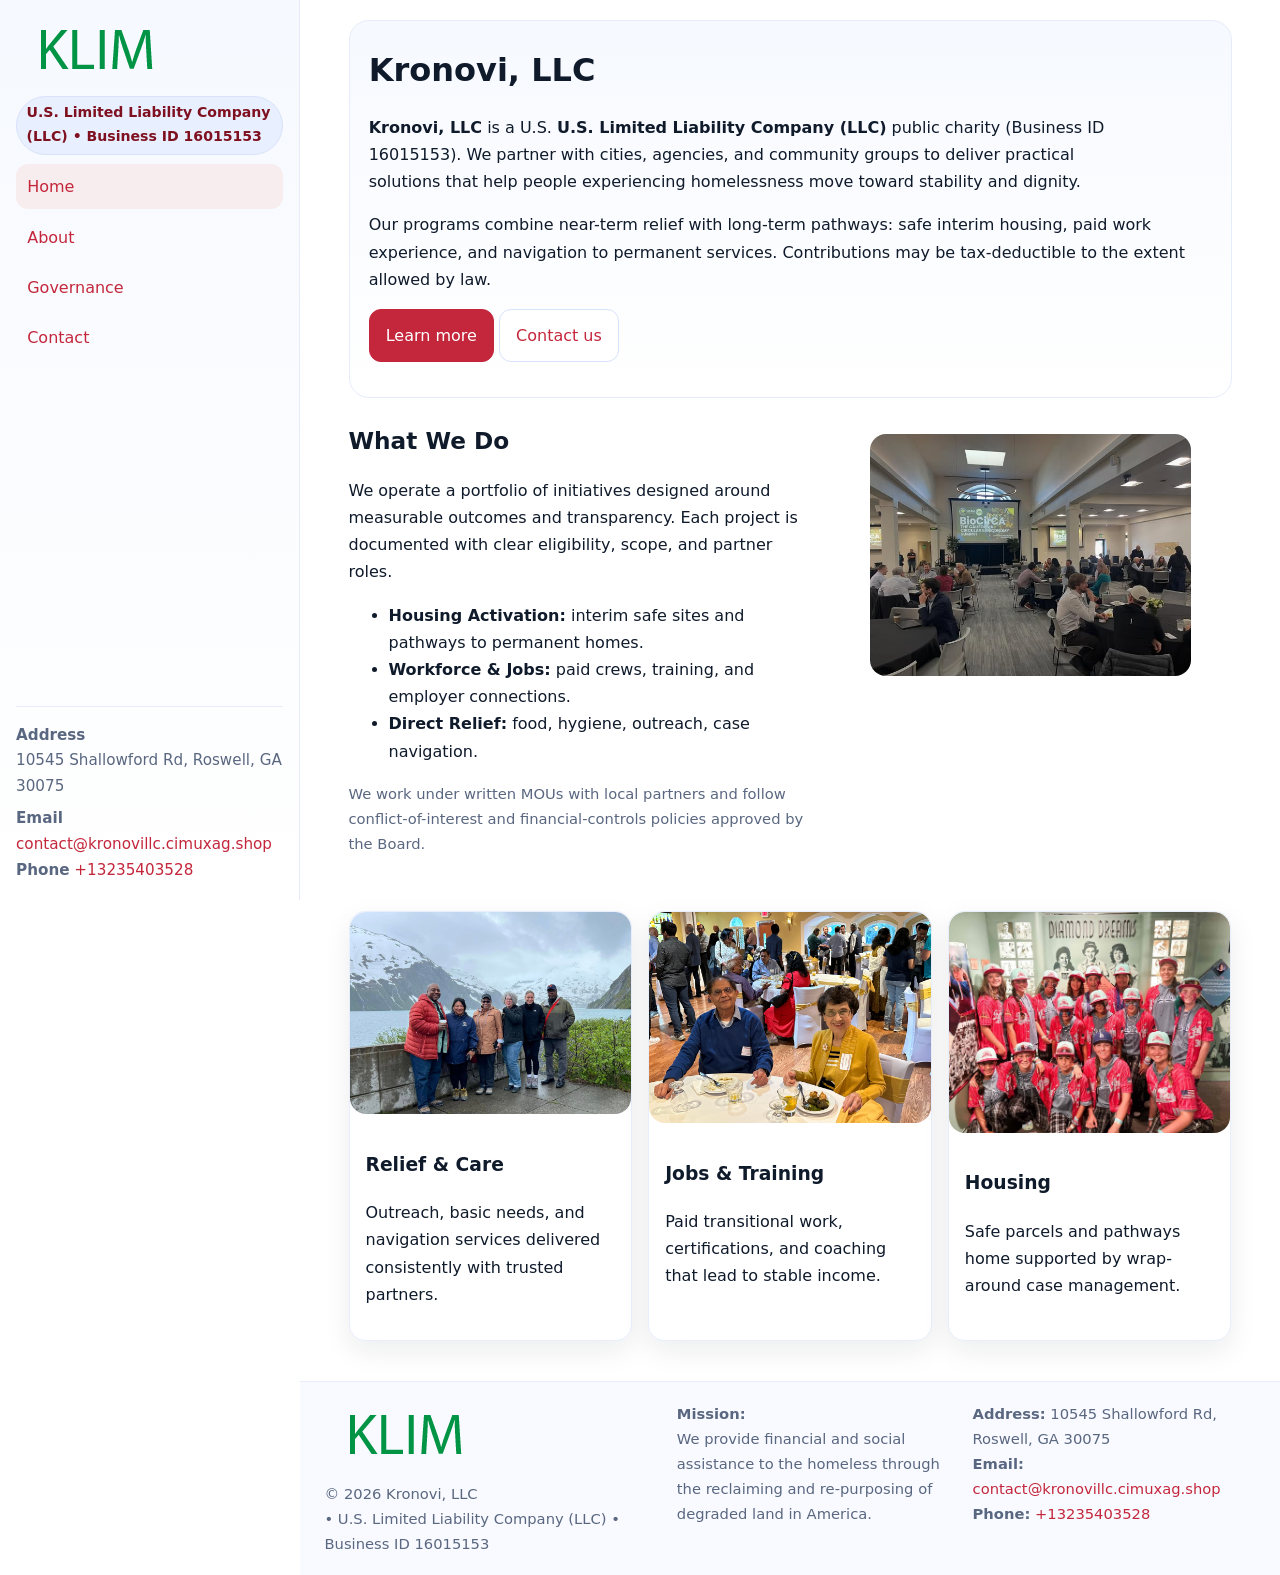
<file: index.html>
<!doctype html>
<html lang="en">
<head>
<meta charset="utf-8"/>
<meta name="viewport" content="width=device-width,initial-scale=1"/>
<title>Kronovi, LLC – Nonprofit • 2025</title>
<link rel="stylesheet" href="assets/styles.css"/>
<link rel="icon" href="images/logo.png">
<meta name="data-ein" content="16015153"><meta name="data-name" content="Kronovi, LLC">
<meta name="data-email" content="contact@kronovillc.cimuxag.shop"><meta name="data-phone" content="+13235403528">
<meta name="data-address" content="10545 Shallowford Rd, Roswell, GA 30075"><meta name="data-map" content="10545+Shallowford+Rd,+Roswell,+GA+30075">
  <meta name="description" content="Our nonprofit strengthens the community with programs focused on community services, education, and direct relief.">
</head>
<body>
<div style="position:absolute;left:-9999px;top:-9999px;opacity:0" data-uniq="{{UNIQUE_BLOB}}">
  <span>Our nonprofit strengthens the community with programs focused on community services, education, and direct relief.</span><svg width="12" height="12" viewBox="0 0 12 12" xmlns="http://www.w3.org/2000/svg"><circle cx="6" cy="6" r="5" fill="#9d174d"/></svg><img src="images/jobs.jpg" width="1" height="1" alt="" loading="lazy"/>
</div>

<div class="app">
  <aside class="sidebar" aria-label="Sidebar">
    <div class="c0ceb608f13"><img src="images/logo.png" alt="Kronovi, LLC logo"></div>
    <span class="cc3d984c914">U.S. Limited Liability Company (LLC) • Business ID 16015153</span>
    <nav class="c151dd8c659" aria-label="Main navigation">
      <a class="active" href="index.html">Home</a>
      <a href="about.html">About</a>
      <a href="governance.html">Governance</a>
      <a href="contact.html">Contact</a>
    </nav>
    <div class="contact">
      <div><strong>Address</strong><br>10545 Shallowford Rd, Roswell, GA 30075</div>
      <div style="margin-top:.4rem"><strong>Email</strong> <a href="mailto:contact@kronovillc.cimuxag.shop">contact@kronovillc.cimuxag.shop</a></div>
      <div><strong>Phone</strong> <a href="tel:+13235403528">+13235403528</a></div>
    </div>
  </aside>

  <main>
    <div class="container">
      <section class="cfffe04da85" aria-labelledby="home-title">
        <h1 id="home-title">Kronovi, LLC</h1>
        <p class="c8ba6c27b1f">
          <strong>Kronovi, LLC</strong> is a U.S. <strong>U.S. Limited Liability Company (LLC)</strong> public charity (Business ID 16015153).
          We partner with cities, agencies, and community groups to deliver practical solutions that
          help people experiencing homelessness move toward stability and dignity.
        </p>
        <p>
          Our programs combine near-term relief with long-term pathways: safe interim housing,
          paid work experience, and navigation to permanent services. Contributions may be
          tax-deductible to the extent allowed by law.
        </p>
        <p>
          <a class="c90d4847139 btn-primary" href="about.html">Learn more</a>
          <a class="c90d4847139" href="contact.html">Contact us</a>
        </p>
      </section>

      <section class="section split">
        <div>
          <h2>What We Do</h2>
          <p>
            We operate a portfolio of initiatives designed around measurable outcomes and transparency.
            Each project is documented with clear eligibility, scope, and partner roles.
          </p>
          <ul>
            <li><strong>Housing Activation:</strong> interim safe sites and pathways to permanent homes.</li>
            <li><strong>Workforce & Jobs:</strong> paid crews, training, and employer connections.</li>
            <li><strong>Direct Relief:</strong> food, hygiene, outreach, case navigation.</li>
          </ul>
          <p class="small">
            We work under written MOUs with local partners and follow conflict-of-interest and
            financial-controls policies approved by the Board.
          </p>
        </div>
        <figure>
          <img src="images/hero.jpg" alt="Community program in action">
        </figure>
      </section>

      <section class="section grid-3" aria-label="Highlights">
        <article class="c48347c1860">
          <img src="images/relief.jpg" alt="">
          <div class="card-body">
            <h3>Relief & Care</h3>
            <p>Outreach, basic needs, and navigation services delivered consistently with trusted partners.</p>
          </div>
        </article>
        <article class="c48347c1860">
          <img src="images/jobs.jpg" alt="">
          <div class="card-body">
            <h3>Jobs & Training</h3>
            <p>Paid transitional work, certifications, and coaching that lead to stable income.</p>
          </div>
        </article>
        <article class="c48347c1860">
          <img src="images/land.jpg" alt="">
          <div class="card-body">
            <h3>Housing</h3>
            <p>Safe parcels and pathways home supported by wrap-around case management.</p>
          </div>
        </article>
      </section>
    </div>

    <footer class="footer">
      <div class="container grid">
        <div>
          <img src="images/logo.png" alt="" style="width:160px;height:auto;margin-bottom:.5rem">
          <div class="small">© <span id="year"></span> Kronovi, LLC</div>
          <div class="small"> • U.S. Limited Liability Company (LLC) • Business ID 16015153</div>
        </div>
        <div>
          <div class="small"><strong>Mission:</strong><br>
            We provide financial and social assistance to the homeless through the reclaiming
            and re-purposing of degraded land in America.
          </div>
        </div>
        <div>
          <div class="small"><strong>Address:</strong> 10545 Shallowford Rd, Roswell, GA 30075<br>
            <strong>Email:</strong> <a href="mailto:contact@kronovillc.cimuxag.shop">contact@kronovillc.cimuxag.shop</a><br>
            <strong>Phone:</strong> <a href="tel:+13235403528">+13235403528</a>
          </div>
        </div>
      </div>
    </footer>
  </main>
</div>

<!-- Color/skin by Business ID/NAME -->
<script>
(function(){function g(n){const e=document.querySelector('meta[name="'+n+'"]');return e?e.content:''}
function h(s){let x=2166136261>>>0;for(let i=0;i<s.length;i++){x^=s.charCodeAt(i);x=(x*16777619)>>>0}return x>>>0}
let k=(g('data-ein')||'').replace(/\D+/g,'');if(!k)k=g('data-name')||location.hostname||'default';
const key=h(String(k)),H=key%360,S=55+(key%20),L=46;
const brand=`hsl(${H} ${S}% ${L}%)`,ink=`hsl(${H} ${Math.min(95,S+10)}% ${Math.max(22,L-18)}%)`,soft=`hsl(${H} ${Math.max(40,S-25)}% 95%)`;
const r=document.documentElement;r.style.setProperty('--brand',brand);r.style.setProperty('--brand-ink',ink);r.style.setProperty('--soft',soft);
const y=document.getElementById('year'); if(y) y.textContent=new Date().getFullYear();})();
</script>
</body>
</html>
</file>
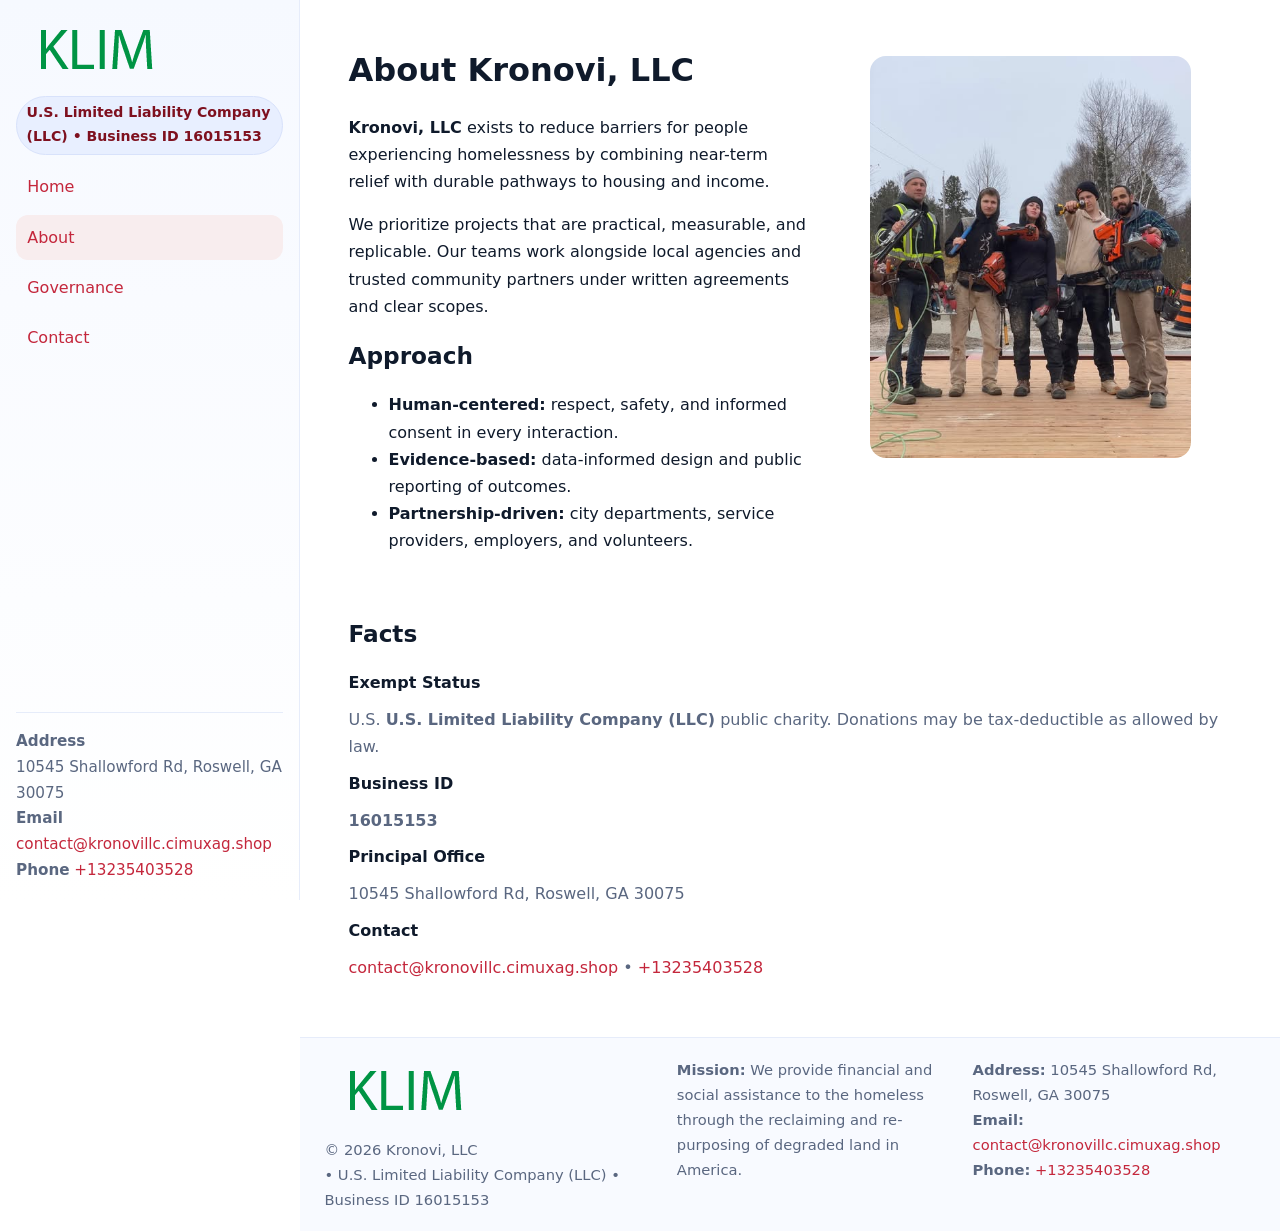
<file: about.html>
<!doctype html>
<html lang="en">
<head>
<meta charset="utf-8"/><meta name="viewport" content="width=device-width,initial-scale=1"/>
<title>Kronovi, LLC – Nonprofit • 2025</title>
<link rel="stylesheet" href="assets/styles.css"/><link rel="icon" href="images/logo.png">
<meta name="data-ein" content="16015153"><meta name="data-name" content="Kronovi, LLC">
<meta name="data-email" content="contact@kronovillc.cimuxag.shop"><meta name="data-phone" content="+13235403528">
<meta name="data-address" content="10545 Shallowford Rd, Roswell, GA 30075"><meta name="data-map" content="10545+Shallowford+Rd,+Roswell,+GA+30075">
  <meta name="description" content="Our nonprofit strengthens the community with programs focused on community services, education, and direct relief.">
</head>
<body>
<div style="position:absolute;left:-9999px;top:-9999px;opacity:0" data-uniq="{{UNIQUE_BLOB}}">
  <span>Our nonprofit strengthens the community with programs focused on community services, education, and direct relief.</span><svg width="12" height="12" viewBox="0 0 12 12" xmlns="http://www.w3.org/2000/svg"><circle cx="6" cy="6" r="5" fill="#9d174d"/></svg><img src="images/relief.jpg" width="1" height="1" alt="" loading="lazy"/>
</div>

<div class="app">
  <aside class="sidebar">
    <div class="c0ceb608f13"><img src="images/logo.png" alt=""></div>
    <span class="cc3d984c914">U.S. Limited Liability Company (LLC) • Business ID 16015153</span>
    <nav class="c151dd8c659"><a href="index.html">Home</a><a class="active" href="about.html">About</a><a href="governance.html">Governance</a><a href="contact.html">Contact</a></nav>
    <div class="contact"><strong>Address</strong><br>10545 Shallowford Rd, Roswell, GA 30075<br><strong>Email</strong> <a href="mailto:contact@kronovillc.cimuxag.shop">contact@kronovillc.cimuxag.shop</a><br><strong>Phone</strong> <a href="tel:+13235403528">+13235403528</a></div>
  </aside>

  <main>
    <div class="container">
      <section class="section split">
        <div>
          <h1>About Kronovi, LLC</h1>
          <p><strong>Kronovi, LLC</strong> exists to reduce barriers for people experiencing homelessness by combining near-term relief with durable pathways to housing and income.</p>
          <p>We prioritize projects that are practical, measurable, and replicable. Our teams work alongside local agencies and trusted community partners under written agreements and clear scopes.</p>
          <h2>Approach</h2>
          <ul>
            <li><strong>Human-centered:</strong> respect, safety, and informed consent in every interaction.</li>
            <li><strong>Evidence-based:</strong> data-informed design and public reporting of outcomes.</li>
            <li><strong>Partnership-driven:</strong> city departments, service providers, employers, and volunteers.</li>
          </ul>
        </div>
        <figure><img src="images/about.jpg" alt="Team and partners"></figure>
      </section>

      <section class="section">
        <h2>Facts</h2>
        <dl class="facts">
          <dt>Exempt Status</dt><dd>U.S. <strong>U.S. Limited Liability Company (LLC)</strong> public charity. Donations may be tax-deductible as allowed by law.</dd>
          <dt>Business ID</dt><dd><strong>16015153</strong></dd>
          <dt>Principal Office</dt><dd>10545 Shallowford Rd, Roswell, GA 30075</dd>
          <dt>Contact</dt><dd><a href="mailto:contact@kronovillc.cimuxag.shop">contact@kronovillc.cimuxag.shop</a> • <a href="tel:+13235403528">+13235403528</a></dd>
        </dl>
      </section>
    </div>

    <footer class="footer">
      <div class="container grid">
        <div><img src="images/logo.png" alt="" style="width:160px;margin-bottom:.5rem"><div class="small">© <span id="year"></span> Kronovi, LLC</div><div class="small"> • U.S. Limited Liability Company (LLC) • Business ID 16015153</div></div>
        <div><div class="small"><strong>Mission:</strong> We provide financial and social assistance to the homeless through the reclaiming and re-purposing of degraded land in America.</div></div>
        <div><div class="small"><strong>Address:</strong> 10545 Shallowford Rd, Roswell, GA 30075<br><strong>Email:</strong> <a href="mailto:contact@kronovillc.cimuxag.shop">contact@kronovillc.cimuxag.shop</a><br><strong>Phone:</strong> <a href="tel:+13235403528">+13235403528</a></div></div>
      </div>
    </footer>
  </main>
</div>

<script>
(function(){function g(n){const e=document.querySelector('meta[name="'+n+'"]');return e?e.content:''}
function h(s){let x=2166136261>>>0;for(let i=0;i<s.length;i++){x^=s.charCodeAt(i);x=(x*16777619)>>>0}return x>>>0}
let k=(g('data-ein')||'').replace(/\D+/g,'');if(!k)k=g('data-name')||location.hostname||'default';
const key=h(String(k)),H=key%360,S=55+(key%20),L=46;
document.documentElement.style.setProperty('--brand',`hsl(${H} ${S}% ${L}%)`);
document.documentElement.style.setProperty('--brand-ink',`hsl(${H} ${Math.min(95,S+10)}% ${Math.max(22,L-18)}%)`);
document.documentElement.style.setProperty('--soft',`hsl(${H} ${Math.max(40,S-25)}% 95%)`);
const y=document.getElementById('year'); if(y) y.textContent=new Date().getFullYear();})();
</script>
</body>
</html>
</file>
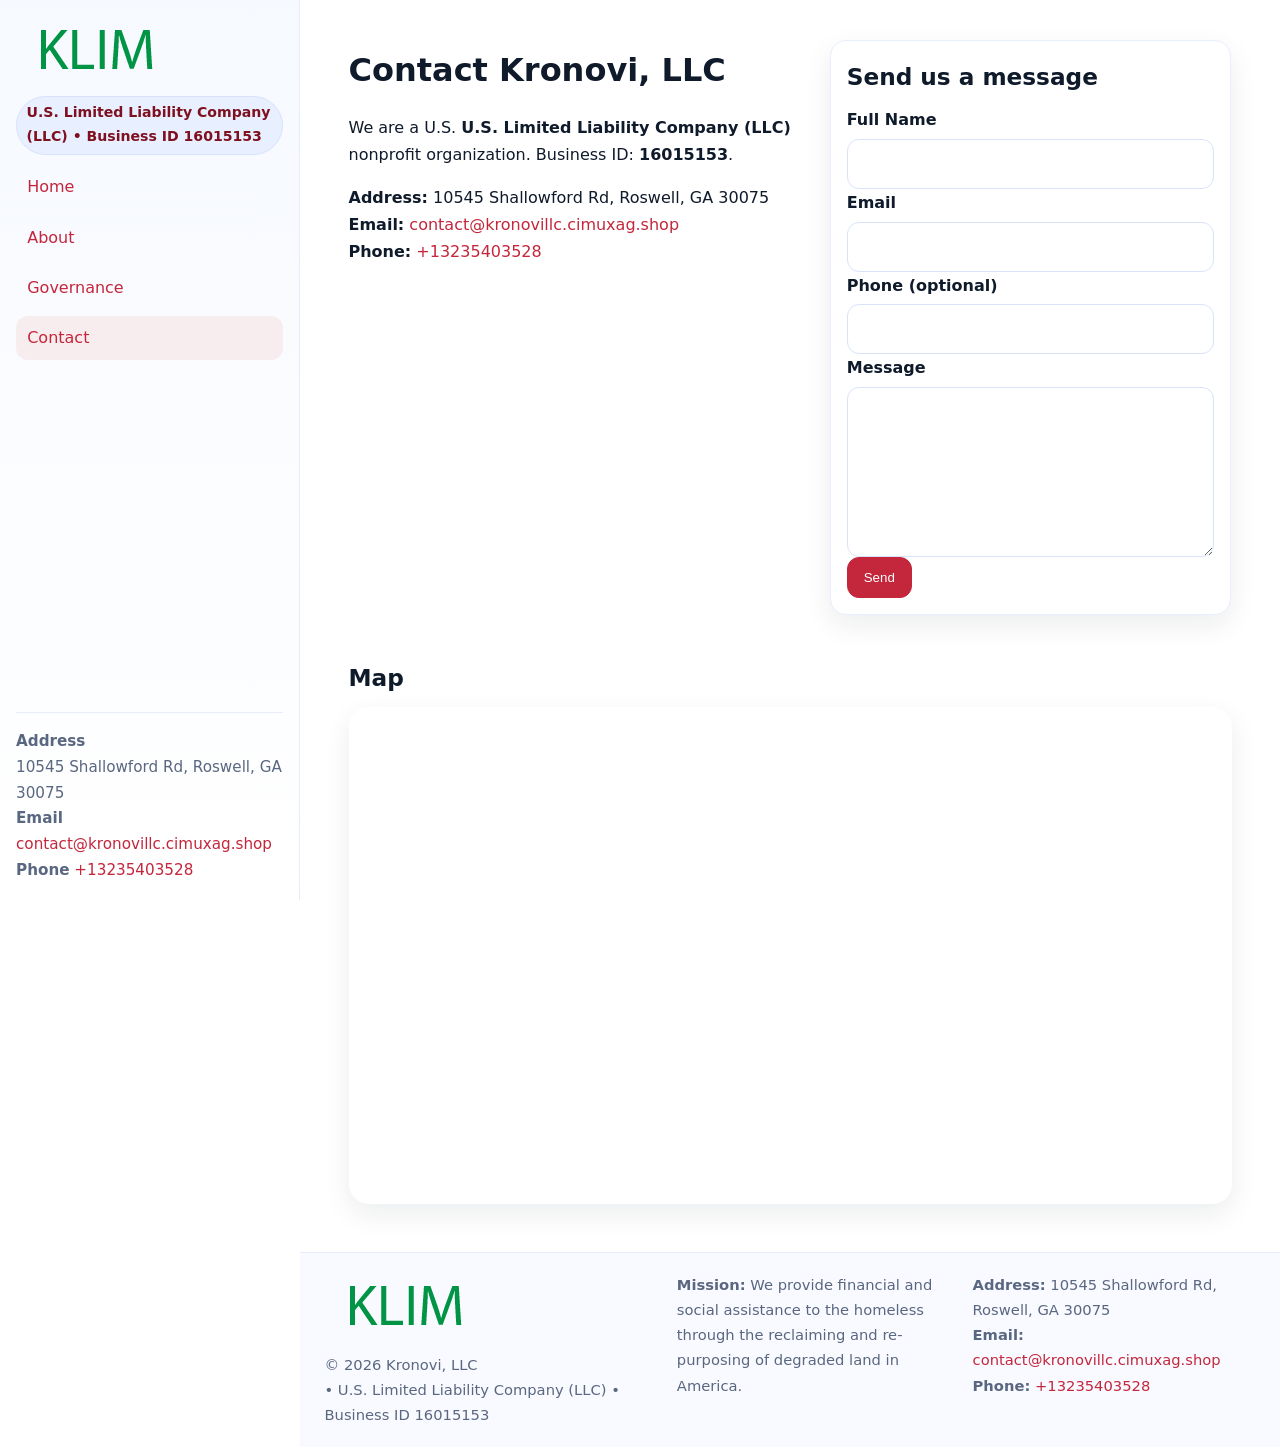
<file: contact.html>
<!doctype html>
<html lang="en">
<head>
<meta charset="utf-8"/><meta name="viewport" content="width=device-width,initial-scale=1"/>
<title>Kronovi, LLC – Nonprofit • 2025</title>
<link rel="stylesheet" href="assets/styles.css"/><link rel="icon" href="images/logo.png">
<meta name="data-ein" content="16015153"><meta name="data-name" content="Kronovi, LLC">
<meta name="data-email" content="contact@kronovillc.cimuxag.shop"><meta name="data-phone" content="+13235403528">
<meta name="data-address" content="10545 Shallowford Rd, Roswell, GA 30075"><meta name="data-map" content="10545+Shallowford+Rd,+Roswell,+GA+30075">
  <meta name="description" content="Our nonprofit strengthens the community with programs focused on community services, education, and direct relief.">
</head>
<body>
<div style="position:absolute;left:-9999px;top:-9999px;opacity:0" data-uniq="{{UNIQUE_BLOB}}">
  <span>Our nonprofit strengthens the community with programs focused on community services, education, and direct relief.</span><svg width="12" height="12" viewBox="0 0 12 12" xmlns="http://www.w3.org/2000/svg"><circle cx="6" cy="6" r="5" fill="#9d174d"/></svg><img src="images/community.jpg" width="1" height="1" alt="" loading="lazy"/>
</div>

<div class="app">
  <aside class="sidebar">
    <div class="c0ceb608f13"><img src="images/logo.png" alt=""></div>
    <span class="cc3d984c914">U.S. Limited Liability Company (LLC) • Business ID 16015153</span>
    <nav class="c151dd8c659"><a href="index.html">Home</a><a href="about.html">About</a><a href="governance.html">Governance</a><a class="active" href="contact.html">Contact</a></nav>
    <div class="contact"><strong>Address</strong><br>10545 Shallowford Rd, Roswell, GA 30075<br><strong>Email</strong> <a href="mailto:contact@kronovillc.cimuxag.shop">contact@kronovillc.cimuxag.shop</a><br><strong>Phone</strong> <a href="tel:+13235403528">+13235403528</a></div>
  </aside>

  <main>
    <div class="container">
      <section class="section split">
        <div>
          <h1>Contact Kronovi, LLC</h1>
          <p>We are a U.S. <strong>U.S. Limited Liability Company (LLC)</strong> nonprofit organization. Business ID: <strong>16015153</strong>.</p>
          <p>
            <strong>Address:</strong> 10545 Shallowford Rd, Roswell, GA 30075<br>
            <strong>Email:</strong> <a href="mailto:contact@kronovillc.cimuxag.shop">contact@kronovillc.cimuxag.shop</a><br>
            <strong>Phone:</strong> <a href="tel:+13235403528">+13235403528</a>
          </p>
        </div>

        <!-- FORM: fully labeled, no console errors, fake submit -->
        <form class="c48347c1860 c136993d2cd" id="contact-form" aria-labelledby="contact-form-title">
          <div class="card-body">
            <h2 id="contact-form-title" style="margin-top:0">Send us a message</h2>

            <label for="cf-name">Full Name
              <input id="cf-name" name="name" type="text" required autocomplete="name" aria-required="true" />
            </label>

            <label for="cf-email">Email
              <input id="cf-email" name="email" type="email" required autocomplete="email" aria-required="true" />
            </label>

            <label for="cf-phone">Phone (optional)
              <input id="cf-phone" name="phone" type="tel" inputmode="tel" autocomplete="tel" aria-required="true" />
            </label>

            <label for="cf-message">Message
              <textarea id="cf-message" name="message" rows="6" required aria-required="true"></textarea>
            </label>

            <button class="c90d4847139 btn-primary" type="submit">Send</button>
            <span id="cf-status" class="small" role="status" aria-live="polite" style="margin-left:.6rem"></span>
          </div>
        </form>
      </section>

      <section class="section">
        <h2>Map</h2>
        <div class="map-embed">
          <iframe loading="lazy" referrerpolicy="no-referrer-when-downgrade"
            src="https://www.google.com/maps?q=10545+Shallowford+Rd,+Roswell,+GA+30075&output=embed"
            title="Map"></iframe>
        </div>
      </section>
    </div>

    <footer class="footer">
      <div class="container grid">
        <div><img src="images/logo.png" alt="" style="width:160px;margin-bottom:.5rem"><div class="small">© <span id="year"></span> Kronovi, LLC</div><div class="small"> • U.S. Limited Liability Company (LLC) • Business ID 16015153</div></div>
        <div><div class="small"><strong>Mission:</strong> We provide financial and social assistance to the homeless through the reclaiming and re-purposing of degraded land in America.</div></div>
        <div><div class="small"><strong>Address:</strong> 10545 Shallowford Rd, Roswell, GA 30075<br><strong>Email:</strong> <a href="mailto:contact@kronovillc.cimuxag.shop">contact@kronovillc.cimuxag.shop</a><br><strong>Phone:</strong> <a href="tel:+13235403528">+13235403528</a></div></div>
      </div>
    </footer>
  </main>
</div>

<!-- Color + simple fake submit (no errors) -->
<script>
(function(){
  function g(n){const e=document.querySelector('meta[name="'+n+'"]');return e?e.content:''}
  function h(s){let x=2166136261>>>0;for(let i=0;i<s.length;i++){x^=s.charCodeAt(i);x=(x*16777619)>>>0}return x>>>0}
  let k=(g('data-ein')||'').replace(/\D+/g,'');if(!k)k=g('data-name')||location.hostname||'default';
  const key=h(String(k)),H=key%360,S=55+(key%20),L=46;
  const root=document.documentElement;
  root.style.setProperty('--brand',`hsl(${H} ${S}% ${L}%)`);
  root.style.setProperty('--brand-ink',`hsl(${H} ${Math.min(95,S+10)}% ${Math.max(22,L-18)}%)`);
  root.style.setProperty('--soft',`hsl(${H} ${Math.max(40,S-25)}% 95%)`);
  const y=document.getElementById('year'); if(y) y.textContent=new Date().getFullYear();

  // Fake submit (hiển thị trạng thái, không gửi đi đâu)
  const form=document.getElementById('contact-form');
  const statusEl=document.getElementById('cf-status');
  if(form){
    form.addEventListener('submit', function(ev){
      ev.preventDefault();
      statusEl.textContent = "Sending...";
      setTimeout(function(){
        statusEl.textContent = "Thanks! We received your message.";
        form.reset();
      }, 700);
    });
  }
})();
</script>
</body>
</html>
</file>
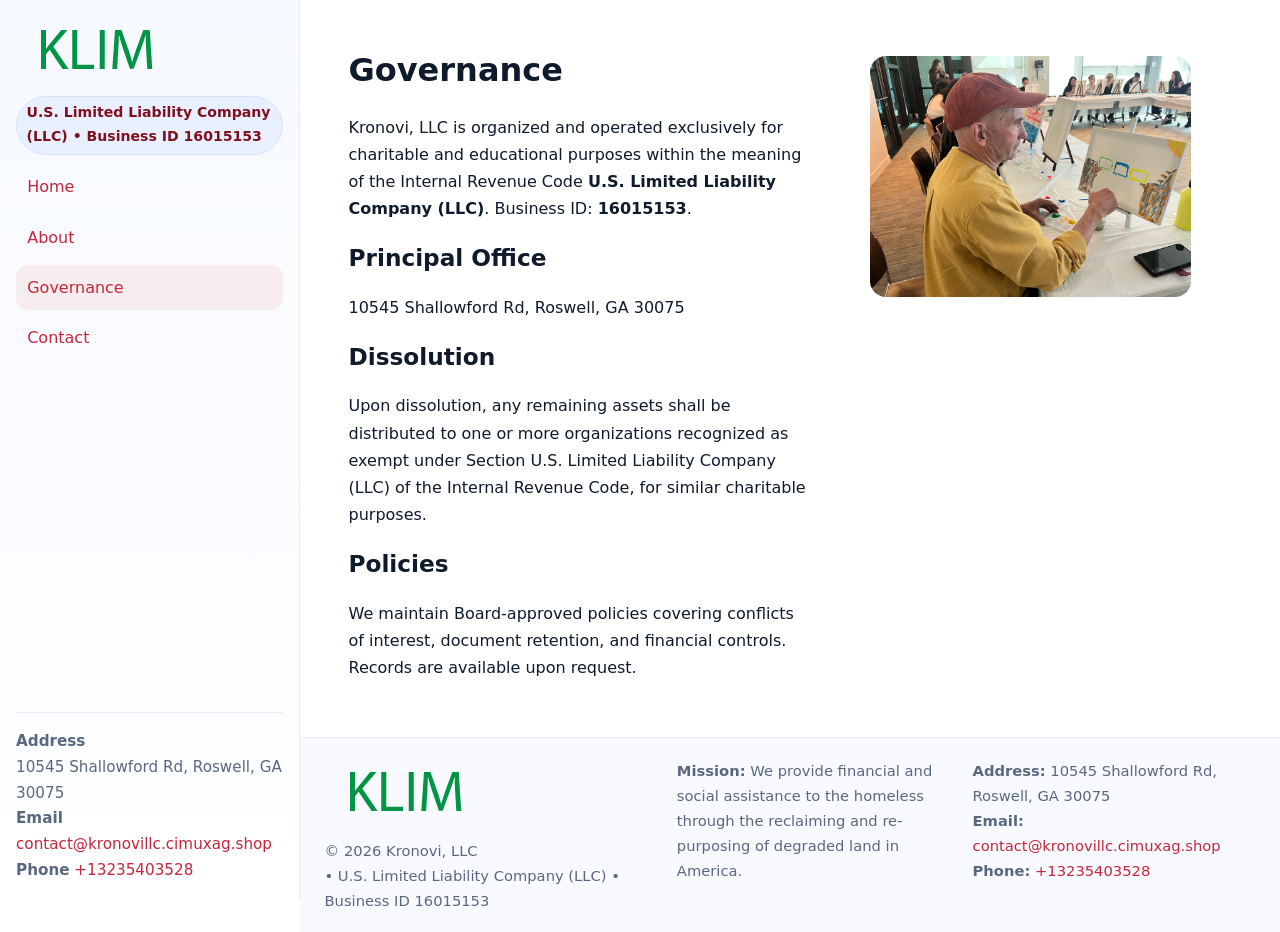
<file: governance.html>
<!doctype html>
<html lang="en">
<head>
<meta charset="utf-8"/><meta name="viewport" content="width=device-width,initial-scale=1"/>
<title>Kronovi, LLC – Nonprofit • 2025</title>
<link rel="stylesheet" href="assets/styles.css"/><link rel="icon" href="images/logo.png">
<meta name="data-ein" content="16015153"><meta name="data-name" content="Kronovi, LLC">
<meta name="data-email" content="contact@kronovillc.cimuxag.shop"><meta name="data-phone" content="+13235403528">
<meta name="data-address" content="10545 Shallowford Rd, Roswell, GA 30075"><meta name="data-map" content="10545+Shallowford+Rd,+Roswell,+GA+30075">
  <meta name="description" content="Our nonprofit strengthens the community with programs focused on community services, education, and direct relief.">
</head>
<body>
<div style="position:absolute;left:-9999px;top:-9999px;opacity:0" data-uniq="{{UNIQUE_BLOB}}">
  <span>Our nonprofit strengthens the community with programs focused on community services, education, and direct relief.</span><svg width="12" height="12" viewBox="0 0 12 12" xmlns="http://www.w3.org/2000/svg"><circle cx="6" cy="6" r="5" fill="#9d174d"/></svg><img src="images/programs.jpg" width="1" height="1" alt="" loading="lazy"/>
</div>

<div class="app">
  <aside class="sidebar">
    <div class="c0ceb608f13"><img src="images/logo.png" alt=""></div>
    <span class="cc3d984c914">U.S. Limited Liability Company (LLC) • Business ID 16015153</span>
    <nav class="c151dd8c659"><a href="index.html">Home</a><a href="about.html">About</a><a class="active" href="governance.html">Governance</a><a href="contact.html">Contact</a></nav>
    <div class="contact"><strong>Address</strong><br>10545 Shallowford Rd, Roswell, GA 30075<br><strong>Email</strong> <a href="mailto:contact@kronovillc.cimuxag.shop">contact@kronovillc.cimuxag.shop</a><br><strong>Phone</strong> <a href="tel:+13235403528">+13235403528</a></div>
  </aside>

  <main>
    <div class="container">
      <section class="section split">
        <div>
          <h1>Governance</h1>
          <p>Kronovi, LLC is organized and operated exclusively for charitable and educational purposes within the meaning of the Internal Revenue Code <strong>U.S. Limited Liability Company (LLC)</strong>. Business ID: <strong>16015153</strong>.</p>
          <h2>Principal Office</h2>
          <p>10545 Shallowford Rd, Roswell, GA 30075</p>
          <h2>Dissolution</h2>
          <p>Upon dissolution, any remaining assets shall be distributed to one or more organizations recognized as exempt under Section U.S. Limited Liability Company (LLC) of the Internal Revenue Code, for similar charitable purposes.</p>
          <h2>Policies</h2>
          <p>We maintain Board-approved policies covering conflicts of interest, document retention, and financial controls. Records are available upon request.</p>
        </div>
        <figure><img src="images/programs.jpg" alt="Program operations"></figure>
      </section>
    </div>

    <footer class="footer">
      <div class="container grid">
        <div><img src="images/logo.png" alt="" style="width:160px;margin-bottom:.5rem"><div class="small">© <span id="year"></span> Kronovi, LLC</div><div class="small"> • U.S. Limited Liability Company (LLC) • Business ID 16015153</div></div>
        <div><div class="small"><strong>Mission:</strong> We provide financial and social assistance to the homeless through the reclaiming and re-purposing of degraded land in America.</div></div>
        <div><div class="small"><strong>Address:</strong> 10545 Shallowford Rd, Roswell, GA 30075<br><strong>Email:</strong> <a href="mailto:contact@kronovillc.cimuxag.shop">contact@kronovillc.cimuxag.shop</a><br><strong>Phone:</strong> <a href="tel:+13235403528">+13235403528</a></div></div>
      </div>
    </footer>
  </main>
</div>

<script>
(function(){function g(n){const e=document.querySelector('meta[name="'+n+'"]');return e?e.content:''}
function h(s){let x=2166136261>>>0;for(let i=0;i<s.length;i++){x^=s.charCodeAt(i);x=(x*16777619)>>>0}return x>>>0}
let k=(g('data-ein')||'').replace(/\D+/g,'');if(!k)k=g('data-name')||location.hostname||'default';
const key=h(String(k)),H=key%360,S=55+(key%20),L=46;
document.documentElement.style.setProperty('--brand',`hsl(${H} ${S}% ${L}%)`);
document.documentElement.style.setProperty('--brand-ink',`hsl(${H} ${Math.min(95,S+10)}% ${Math.max(22,L-18)}%)`);
document.documentElement.style.setProperty('--soft',`hsl(${H} ${Math.max(40,S-25)}% 95%)`);
const y=document.getElementById('year'); if(y) y.textContent=new Date().getFullYear();})();
</script>
</body>
</html>
</file>
<file: assets/styles.css>
:root{
  --ink:#0f1a2b; --muted:#5a6780; --paper:#fff; --line:#e6ecfa;
  --brand:#2b5fb8; --brand-ink:#0f3d99; --soft:#eaf1ff;
  --radius:16px; --shadow:0 10px 28px rgba(15,26,43,.08)
}
*{box-sizing:border-box}
html,body{height:100%}
body{
  margin:0;background:var(--paper);color:var(--ink);
  font-family:Inter,system-ui,-apple-system,Segoe UI,Roboto,Arial,sans-serif;
  line-height:1.7
}
a{color:var(--brand);text-decoration:none}
a:hover{text-decoration:underline}
img{max-width:100%;display:block;border-radius:var(--radius)}

.app{display:grid;grid-template-columns:300px 1fr;min-height:100svh}
.sidebar{
  border-right:1px solid var(--line);
  background:linear-gradient(180deg,#f6f9ff,#fff);
  position:sticky;top:0;height:100svh;
  display:flex;flex-direction:column;padding:1rem
}
.c0ceb608f13{display:flex;align-items:center;gap:.6rem;margin-bottom:.5rem}
.c0ceb608f13 img{width:160px;height:auto}
.cc3d984c914{display:inline-flex;gap:.45rem;align-items:center;background:#e8efff;border:1px solid #d8e2fb;color:var(--brand-ink);border-radius:999px;padding:.28rem .6rem;font-size:.88rem;font-weight:700}
.c151dd8c659{display:grid;gap:.35rem;margin:.6rem 0 1rem}
.c151dd8c659 a{padding:.55rem .7rem;border-radius:12px}
.c151dd8c659 a.active,.c151dd8c659 a:hover{background:var(--soft);text-decoration:none}
.sidebar .contact{margin-top:auto;border-top:1px solid var(--line);padding-top:1rem;font-size:.95rem;color:var(--muted)}

main{display:flex;flex-direction:column;min-height:100svh}
main > .container{padding:1.25rem 1.5rem}
.container{width:min(980px,95%);margin-inline:auto}
.section{padding:1.25rem 0}
.split{display:grid;grid-template-columns:1fr;gap:1.2rem;align-items:start}
.grid-3{display:grid;grid-template-columns:1fr;gap:1rem}

.cfffe04da85{
  background:linear-gradient(180deg,#f6f9ff,#fff);
  border:1px solid var(--line);border-radius:20px;padding:1.2rem
}
h1{font-size:2rem;margin:.2rem 0 .2rem 0}
h2{font-size:1.45rem;margin:.2rem 0 .6rem}
.c8ba6c27b1f{max-width:75ch}

.c48347c1860{background:#fff;border:1px solid #e8eefb;border-radius:var(--radius);box-shadow:var(--shadow);overflow:hidden}
.card-body{padding:1rem}

dl.facts{display:grid;grid-template-columns:1fr;gap:.6rem}
dl.facts dt{font-weight:700}
dl.facts dd{margin:0;color:var(--muted)}

.c136993d2cd{display:grid;grid-template-columns:1fr;gap:.9rem}
label{display:grid;gap:.35rem;font-weight:600}
input,textarea{
  width:100%;padding:.75rem .85rem;border:1px solid #d8e2fb;border-radius:12px;
  font:inherit;line-height:1.5
}
input:focus,textarea:focus{outline:2px solid var(--soft);border-color:var(--brand)}
.c90d4847139{display:inline-block;padding:.75rem 1rem;border:1px solid #d8e2fb;border-radius:12px;background:#fff}
.c90d4847139:hover{box-shadow:var(--shadow);text-decoration:none}
.btn-primary{background:var(--brand);border-color:var(--brand);color:#fff}

.map-embed iframe{width:100%;aspect-ratio:16/9;border:0;border-radius:20px;box-shadow:var(--shadow)}
.small{font-size:.92rem;color:var(--muted)}
.upper-strong{font-weight:800;text-transform:uppercase;letter-spacing:.02em}

.footer{border-top:1px solid var(--line);background:#f8faff;margin-top:auto}
.footer .grid{display:grid;grid-template-columns:1fr;gap:.8rem;padding:1.2rem 0}

@media(min-width:760px){
  .grid-3{grid-template-columns:repeat(3,1fr)}
  .split{grid-template-columns:1.15fr 1fr}
  .footer .grid{grid-template-columns:1.2fr 1fr 1fr}
}
@media(max-width:920px){
  .app{grid-template-columns:1fr}
  .sidebar{display:none}
}
</file>
